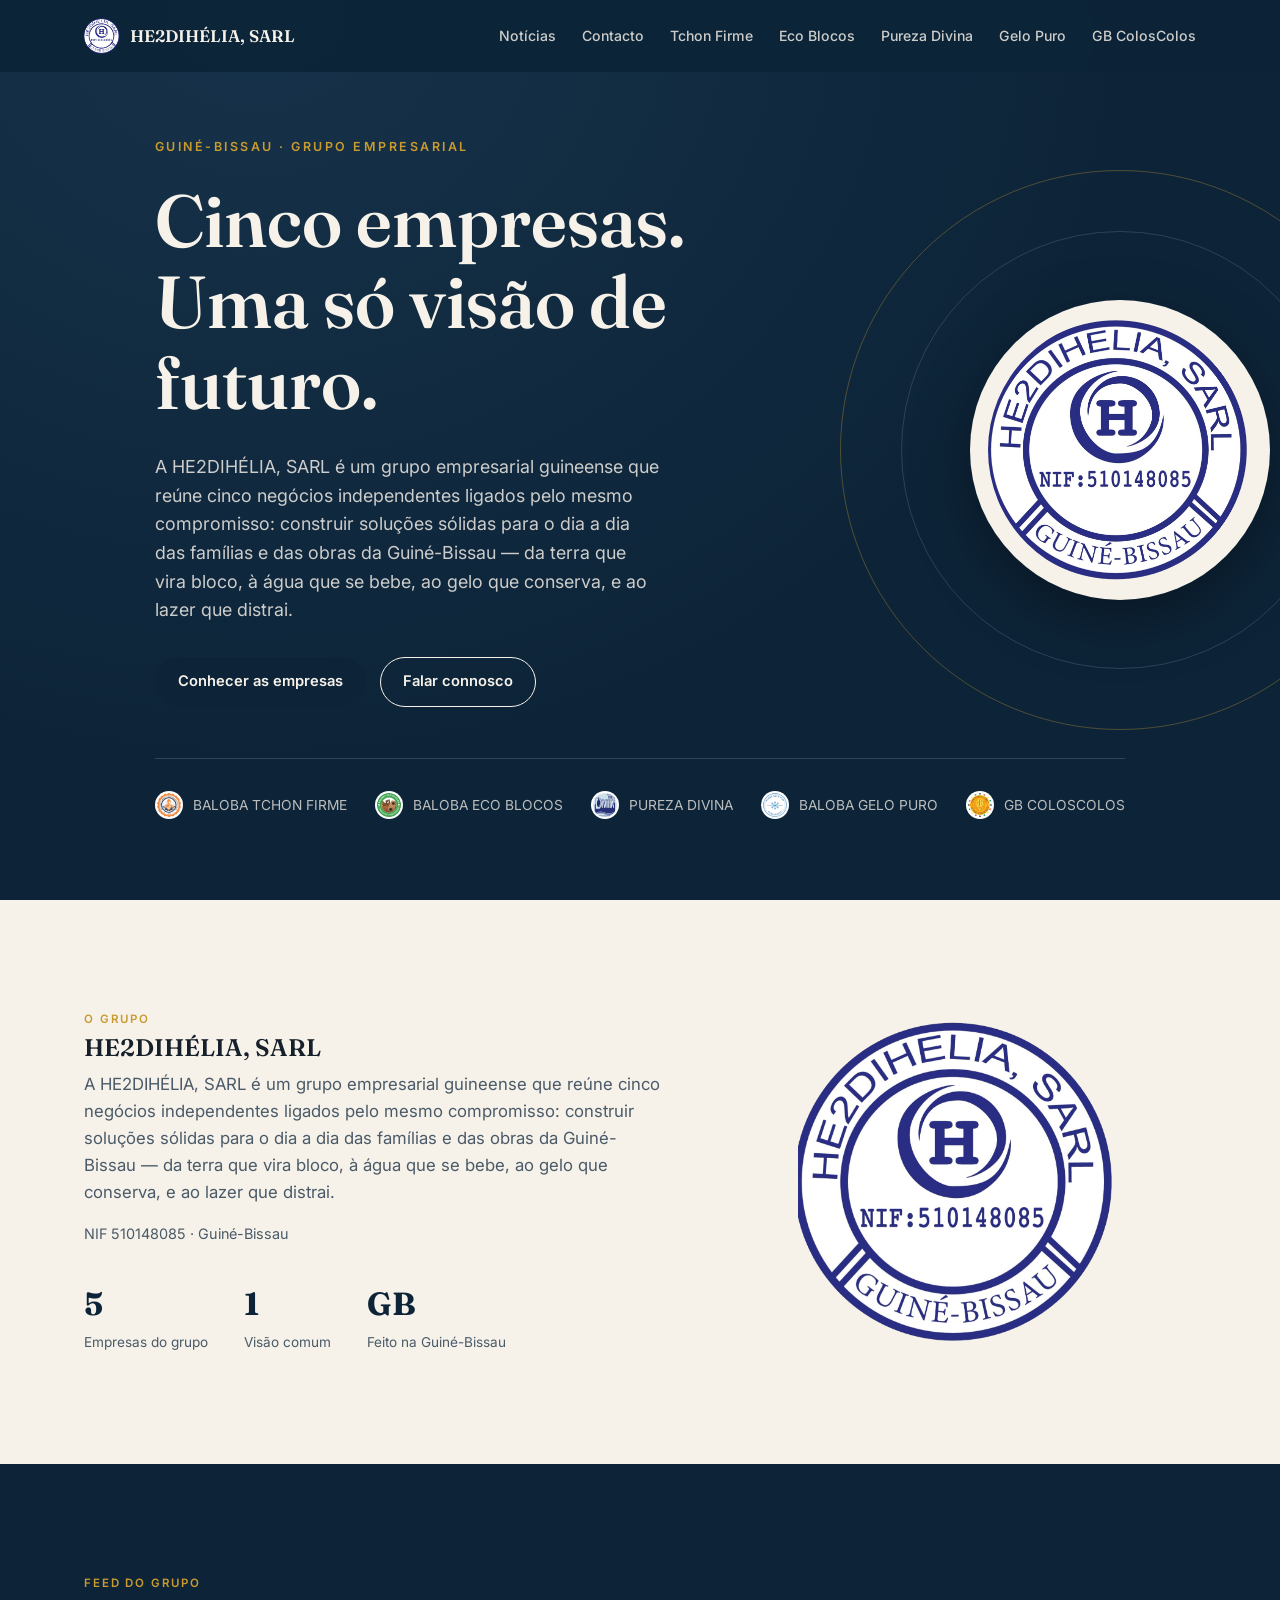
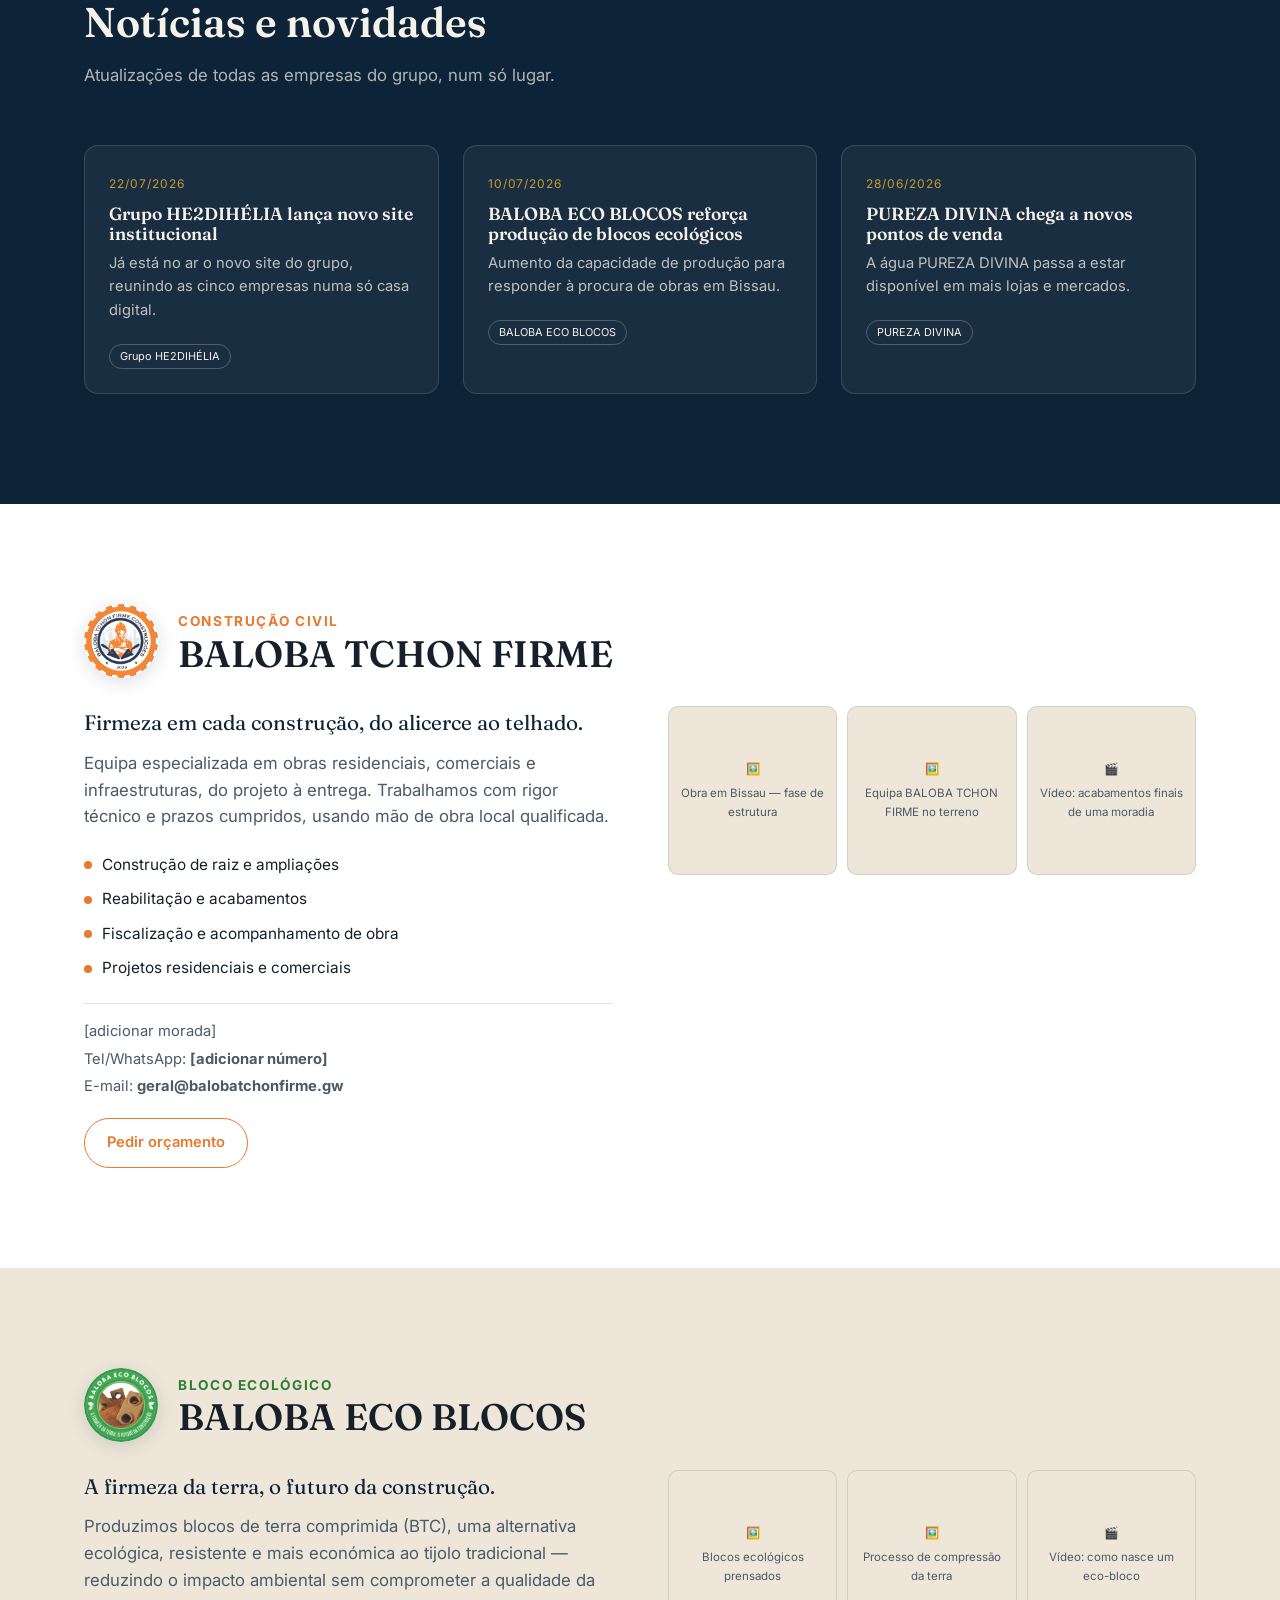
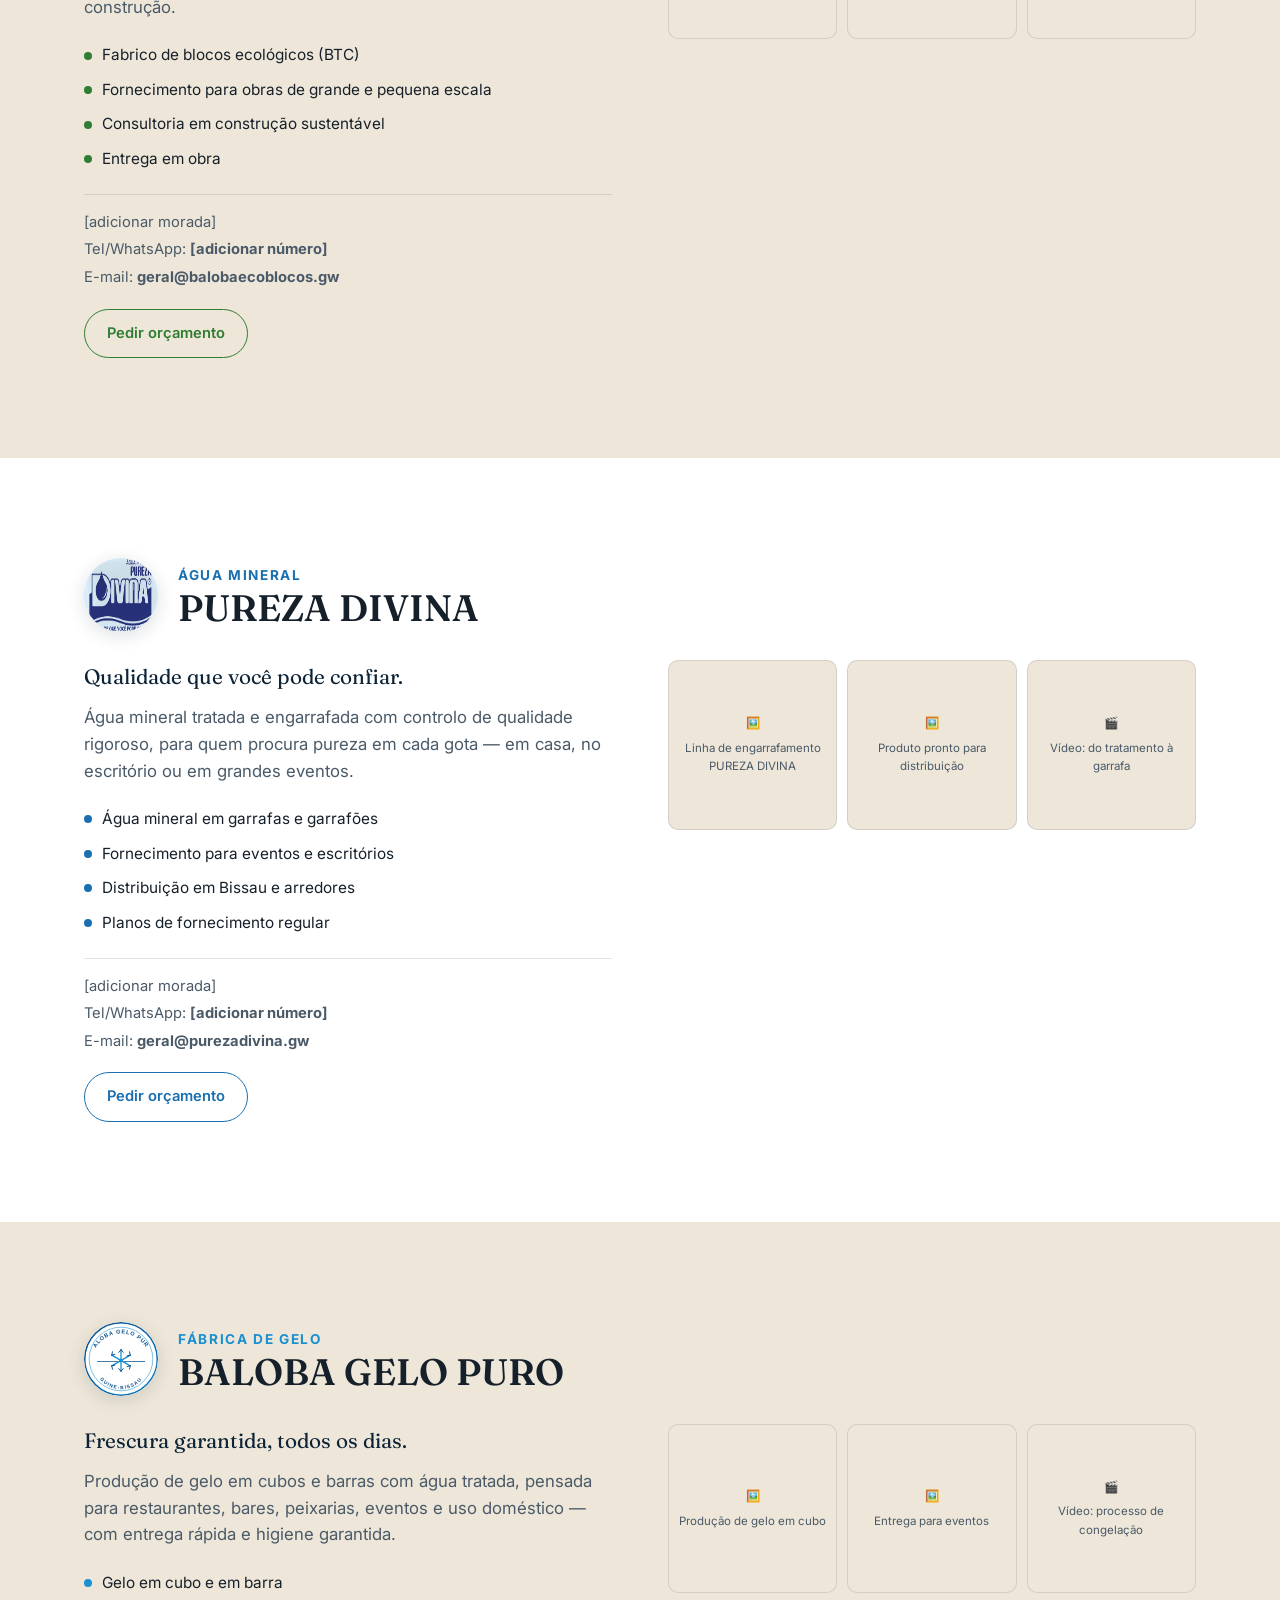
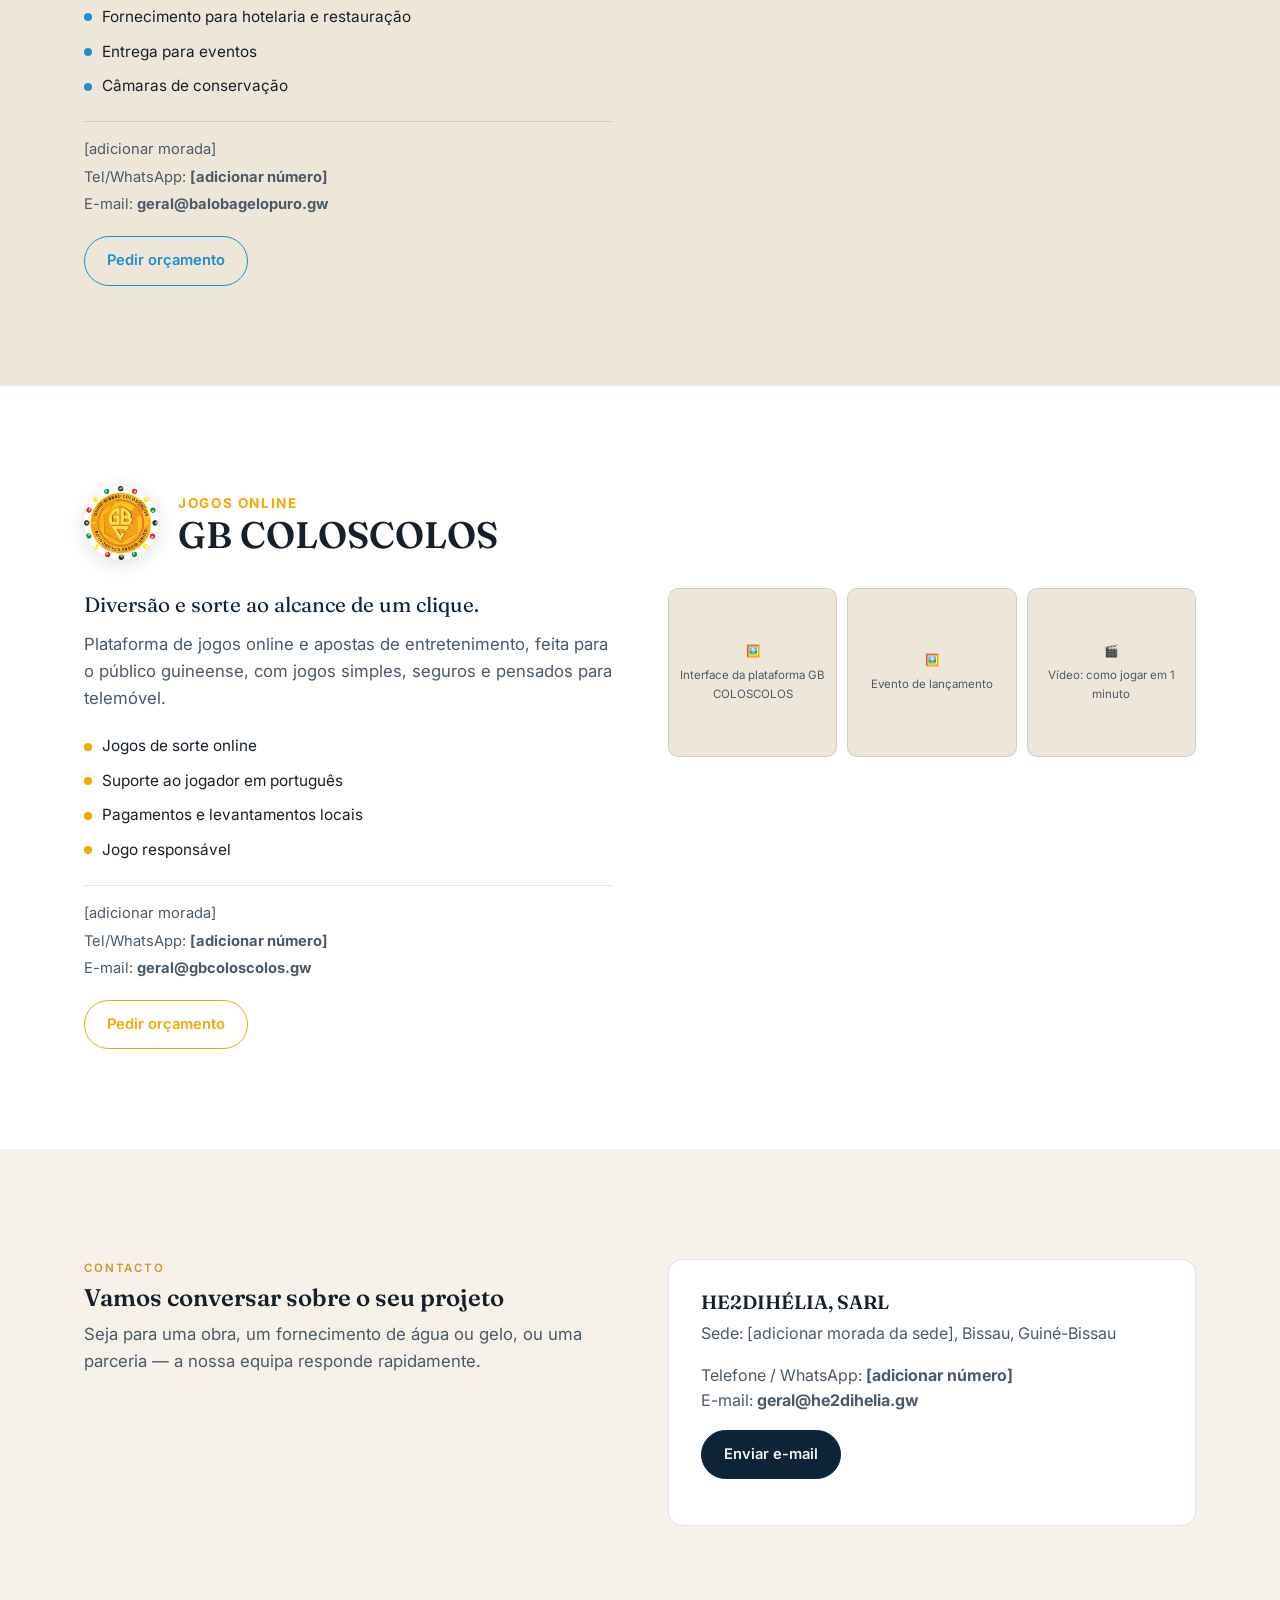
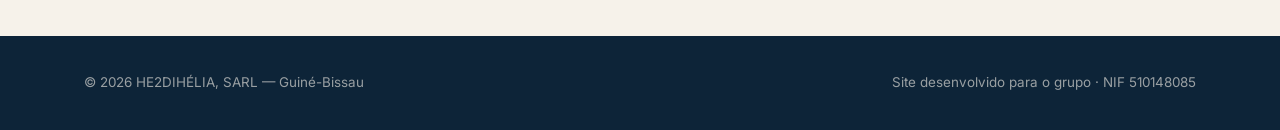
<file: index.html>
<!DOCTYPE html>
<html lang="pt">
<head>
<meta charset="UTF-8">
<meta name="viewport" content="width=device-width, initial-scale=1.0">
<title>HE2DIHÉLIA, SARL — Grupo Empresarial da Guiné-Bissau</title>
<meta name="description" content="HE2DIHÉLIA, SARL: cinco empresas, uma só visão — construção, blocos ecológicos, água mineral, gelo e jogos online na Guiné-Bissau.">
<link rel="icon" href="assets/logos/he2dihelia-grupo.png">
<link rel="preconnect" href="https://fonts.googleapis.com">
<link rel="preconnect" href="https://fonts.gstatic.com" crossorigin>
<link href="https://fonts.googleapis.com/css2?family=Fraunces:wght@500;600;700&family=Inter:wght@400;500;600;700&display=swap" rel="stylesheet">
<link rel="stylesheet" href="css/styles.css">
<script defer src="https://identity.netlify.com/v1/netlify-identity-widget.js"></script>
</head>
<body>

<nav class="nav" id="siteNav">
  <div class="container">
    <a class="nav-brand" href="#topo">
      <img src="assets/logos/he2dihelia-grupo.png" alt="HE2DIHÉLIA, SARL">
      HE2DIHÉLIA, SARL
    </a>
    <ul class="nav-links" id="navLinks">
      <!-- links das empresas inseridos via JS -->
      <li><a href="#noticias">Notícias</a></li>
      <li><a href="#contacto">Contacto</a></li>
    </ul>
    <button class="nav-toggle" id="navToggle" aria-label="Abrir menu">☰</button>
  </div>
</nav>

<header class="hero" id="topo">
  <div class="container">
    <span class="hero-eyebrow">Guiné-Bissau · Grupo empresarial</span>
    <h1>Cinco empresas.<br>Uma só visão de futuro.</h1>
    <p class="lead" id="heroLead">A carregar...</p>
    <div class="hero-actions">
      <a href="#empresas" class="btn btn-solid">Conhecer as empresas</a>
      <a href="#contacto" class="btn btn-outline">Falar connosco</a>
    </div>
    <div class="hero-companies-strip" id="heroStrip"></div>
  </div>
  <div class="hero-ring" aria-hidden="true">
    <img src="assets/logos/he2dihelia-grupo.png" alt="" class="hero-ring-logo">
  </div>
</header>

<section class="about section" id="sobre">
  <div class="container about-grid">
    <div class="reveal">
      <span class="eyebrow">O grupo</span>
      <h2>HE2DIHÉLIA, SARL</h2>
      <p class="company-desc" id="groupDesc">A carregar...</p>
      <p id="groupNif" style="color:var(--ink-soft); font-size:.9rem;"></p>
      <div class="stat-row">
        <div class="stat"><b>5</b><span>Empresas do grupo</span></div>
        <div class="stat"><b>1</b><span>Visão comum</span></div>
        <div class="stat"><b>GB</b><span>Feito na Guiné-Bissau</span></div>
      </div>
    </div>
    <div class="about-badge reveal">
      <img src="assets/logos/he2dihelia-grupo.png" alt="Selo HE2DIHÉLIA, SARL">
    </div>
  </div>
</section>

<section class="news section" id="noticias">
  <div class="container">
    <div class="section-head reveal">
      <span class="eyebrow">Feed do grupo</span>
      <h2>Notícias e novidades</h2>
      <p>Atualizações de todas as empresas do grupo, num só lugar.</p>
    </div>
    <div class="news-grid" id="newsGrid"></div>
  </div>
</section>

<div id="empresas">
  <div id="companiesRoot"><!-- secções das empresas inseridas via JS --></div>
</div>

<section class="contact section" id="contacto">
  <div class="container contact-grid">
    <div class="reveal">
      <span class="eyebrow">Contacto</span>
      <h2>Vamos conversar sobre o seu projeto</h2>
      <p class="company-desc">Seja para uma obra, um fornecimento de água ou gelo, ou uma parceria — a nossa equipa responde rapidamente.</p>
    </div>
    <div class="contact-card reveal">
      <h3>HE2DIHÉLIA, SARL</h3>
      <p style="color:var(--ink-soft)" id="groupAddress"></p>
      <p style="color:var(--ink-soft)">
        Telefone / WhatsApp: <strong id="groupPhone"></strong><br>
        E-mail: <strong id="groupEmail"></strong>
      </p>
      <a class="btn btn-solid" id="groupEmailBtn" href="#">Enviar e-mail</a>
      <div id="groupSocial" style="margin-top:14px;"></div>
    </div>
  </div>
</section>

<footer class="footer">
  <div class="container">
    <span>© <span id="year"></span> HE2DIHÉLIA, SARL — Guiné-Bissau</span>
    <span>Site desenvolvido para o grupo · NIF 510148085</span>
  </div>
</footer>

<script>document.getElementById('year').textContent = new Date().getFullYear();</script>
<script src="js/main.js"></script>
<script>
  if (window.netlifyIdentity) {
    window.netlifyIdentity.on("login", () => {
      document.location.href = "/admin/";
    });
  }
</script>
</body>
</html>
</file>
<file: css/styles.css>
/* ==========================================================
   HE2DIHÉLIA, SARL — Site institucional
   Tokens: navy #0d2438, creme #f6f2ea, ouro #c99a2e
   Tipografia: Fraunces (display) + Inter (corpo)
   ========================================================== */

:root{
  --navy: #0d2438;
  --navy-2: #16324a;
  --cream: #f6f2ea;
  --cream-2: #eee7d9;
  --ink: #16202a;
  --ink-soft: #4a5a68;
  --gold: #c99a2e;
  --line: rgba(13,36,56,0.12);
  --white: #ffffff;

  --font-display: 'Fraunces', Georgia, serif;
  --font-body: 'Inter', -apple-system, BlinkMacSystemFont, sans-serif;

  --radius: 14px;
  --container: 1160px;
  --ease: cubic-bezier(.22,.85,.32,1);
}

*{box-sizing:border-box;}
html{scroll-behavior:smooth;}
body{
  margin:0;
  font-family: var(--font-body);
  background: var(--cream);
  color: var(--ink);
  line-height:1.6;
  -webkit-font-smoothing:antialiased;
}
img{max-width:100%; display:block;}
a{color:inherit; text-decoration:none;}
h1,h2,h3,h4{font-family:var(--font-display); margin:0 0 .4em; line-height:1.1; font-weight:600;}
p{margin:0 0 1em;}
.container{max-width:var(--container); margin:0 auto; padding:0 24px;}
.eyebrow{
  font-size:.72rem; letter-spacing:.16em; text-transform:uppercase;
  color: var(--company-accent, var(--gold)); font-weight:600; margin-bottom:.6em; display:block;
}
.btn{
  display:inline-flex; align-items:center; gap:8px;
  padding:12px 22px; border-radius:999px; font-weight:600; font-size:.92rem;
  border:1.5px solid currentColor; cursor:pointer; background:transparent;
  transition: transform .25s var(--ease), background .25s var(--ease), color .25s var(--ease);
}
.btn:hover{ transform: translateY(-2px); }
.btn-solid{ background: var(--navy); color:var(--cream); border-color:var(--navy); }
.btn-solid:hover{ background: var(--navy-2); }
.btn-outline{ color: var(--navy); }
.btn-outline:hover{ background: var(--navy); color: var(--cream); }

/* ---------- Reveal on scroll ---------- */
.reveal{ opacity:0; transform: translateY(28px); transition: opacity .8s var(--ease), transform .8s var(--ease); }
.reveal.is-visible{ opacity:1; transform:none; }
@media (prefers-reduced-motion: reduce){
  .reveal{ opacity:1; transform:none; transition:none; }
  html{ scroll-behavior:auto; }
}

/* ---------- Nav ---------- */
.nav{
  position:fixed; top:0; left:0; right:0; z-index:100;
  background: rgba(13,36,56,0.92); backdrop-filter: blur(6px);
  color: var(--cream);
  transition: box-shadow .3s var(--ease);
}
.nav.scrolled{ box-shadow: 0 6px 24px rgba(0,0,0,0.18); }
.nav .container{ display:flex; align-items:center; justify-content:space-between; height:72px; }
.nav-brand{ display:flex; align-items:center; gap:10px; font-family:var(--font-display); font-weight:600; font-size:1.05rem; }
.nav-brand img{ height:36px; width:36px; border-radius:50%; }
.nav-links{ display:flex; gap:26px; list-style:none; margin:0; padding:0; }
.nav-links li, .nav-links a{
  font-size:.88rem; font-weight:500; font-family:var(--font-body);
  text-transform:none; letter-spacing:normal; white-space:nowrap;
}
.nav-links a{ opacity:.82; transition:opacity .2s; position:relative; }
.nav-links a:hover{ opacity:1; }
.nav-toggle{ display:none; background:none; border:none; color:var(--cream); font-size:1.6rem; cursor:pointer; }

@media (max-width: 860px){
  .nav-links{
    position:absolute; top:72px; left:0; right:0; flex-direction:column; gap:0;
    background: var(--navy); padding: 8px 24px 20px; transform-origin: top;
    transform: scaleY(0); opacity:0; pointer-events:none; transition: transform .25s var(--ease), opacity .2s;
  }
  .nav-links.open{ transform:scaleY(1); opacity:1; pointer-events:auto; }
  .nav-links li{ padding:12px 0; border-bottom:1px solid rgba(255,255,255,.08); }
  .nav-toggle{ display:block; }
}

/* ---------- Hero ---------- */
.hero{
  min-height:100svh; display:flex; flex-direction:column; justify-content:center;
  background: radial-gradient(ellipse at 20% 0%, var(--navy-2), var(--navy) 60%);
  color: var(--cream); position:relative; overflow:hidden; padding-top:72px;
}
.hero .container{ position:relative; z-index:2; padding-top:60px; padding-bottom:80px; }
.hero-eyebrow{ color: var(--gold); letter-spacing:.2em; text-transform:uppercase; font-size:.78rem; font-weight:600; }
.hero h1{ font-size: clamp(2.4rem, 6vw, 4.6rem); max-width:14ch; margin-top:.3em; }
.hero p.lead{ max-width:46ch; color: rgba(246,242,234,0.82); font-size:1.12rem; margin-top:1em; }
.hero-actions{ display:flex; gap:14px; margin-top:2em; flex-wrap:wrap; }
.hero-actions .btn-outline{ color:var(--cream); }
.hero-actions .btn-outline:hover{ background:var(--cream); color:var(--navy); }

.hero-ring{
  position:absolute; right:-120px; top:50%; transform:translateY(-50%);
  width:560px; height:560px; border-radius:50%;
  border:1px solid rgba(201,154,46,0.35);
  display:flex; align-items:center; justify-content:center;
}
.hero-ring::before{
  content:''; position:absolute; inset:60px; border-radius:50%;
  border:1px solid rgba(246,242,234,0.14);
}
.hero-ring-logo{
  width:300px; height:300px; border-radius:50%;
  background: var(--cream);
  box-shadow: 0 20px 60px rgba(0,0,0,0.35);
  padding:18px;
  position:relative; z-index:2;
}
@media (max-width: 1200px){ .hero-ring{ right:-220px; } }
@media (max-width: 860px){ .hero-ring{ display:none; } }
.hero-dots{ position:absolute; inset:0; z-index:1; opacity:.5; }
.hero-companies-strip{
  display:flex; gap:28px; flex-wrap:wrap; margin-top:3.2em; padding-top:2em;
  border-top:1px solid rgba(246,242,234,0.16);
}
.hero-companies-strip .mini{
  display:flex; align-items:center; gap:10px; font-size:.86rem; color:rgba(246,242,234,.75);
}
.hero-companies-strip img{ height:28px; width:28px; border-radius:50%; background:#fff; padding:2px; }

/* ---------- Section shell ---------- */
.section{ padding:110px 0; }
.section-head{ max-width:640px; margin-bottom:56px; }
.section-head h2{ font-size: clamp(1.8rem, 3.6vw, 2.6rem); }
.section-head p{ color: var(--ink-soft); font-size:1.05rem; }

/* Grupo / about */
.about{ background:var(--cream); }
.about-grid{ display:grid; grid-template-columns:1.1fr .9fr; gap:56px; align-items:center; }
.about-badge{ text-align:center; }
.about-badge img{ width:100%; max-width:320px; margin:0 auto; }
.stat-row{ display:flex; gap:36px; margin-top:2em; flex-wrap:wrap; }
.stat{ }
.stat b{ display:block; font-family:var(--font-display); font-size:2rem; color:var(--navy); }
.stat span{ font-size:.85rem; color:var(--ink-soft); }
@media (max-width: 860px){ .about-grid{ grid-template-columns:1fr; } }

/* ---------- Company section ---------- */
.company{
  position:relative; padding:100px 0;
  background: var(--white);
}
.company:nth-of-type(even){ background: var(--cream-2); }
.company-top{ display:flex; align-items:center; gap:20px; margin-bottom:28px; }
.company-logo{ width:74px; height:74px; border-radius:50%; box-shadow:0 4px 18px rgba(13,36,56,.14); background:#fff; }
.company-name{ font-size:clamp(1.6rem,3.2vw,2.3rem); margin:0; }
.company-sector{ font-size:.85rem; text-transform:uppercase; letter-spacing:.12em; color: var(--company-accent); font-weight:700; }
.company-grid{ display:grid; grid-template-columns: 1fr 1fr; gap:56px; align-items:start; }
.company-desc{ color:var(--ink-soft); font-size:1.05rem; }
.company-slogan{ font-family:var(--font-display); font-size:1.3rem; color:var(--navy); margin-bottom:.5em; }
.service-list{ list-style:none; margin:1.4em 0; padding:0; display:grid; gap:10px; }
.company-contact{ margin:1.2em 0; padding-top:1em; border-top:1px solid var(--line); }
.social-links{ display:flex; gap:8px; margin-top:10px; flex-wrap:wrap; }
.social-link{
  font-size:.78rem; font-weight:600; padding:6px 14px; border-radius:999px;
  border:1.5px solid var(--navy); color:var(--navy);
  transition: background .2s var(--ease), color .2s var(--ease);
}
.social-link:hover{ background: currentColor; color:var(--white) !important; }
.service-list li{ display:flex; align-items:center; gap:10px; font-size:.96rem; }
.service-dot{ width:8px; height:8px; border-radius:50%; background:var(--company-accent); flex:none; }

.gallery{ display:grid; grid-template-columns:repeat(3,1fr); gap:10px; }
.gallery-item{
  position:relative; aspect-ratio:1/1; border-radius:10px; overflow:hidden;
  background: var(--cream-2); cursor:pointer; border:1px solid var(--line);
}
.gallery-item img, .gallery-item video{ width:100%; height:100%; object-fit:cover; transition: transform .5s var(--ease); }
.gallery-item:hover img, .gallery-item:hover video{ transform:scale(1.06); }
.gallery-item .placeholder{
  position:absolute; inset:0; display:flex; align-items:center; justify-content:center;
  flex-direction:column; text-align:center; padding:10px; font-size:.72rem; color:var(--ink-soft); gap:6px;
}
.gallery-item .play-badge{
  position:absolute; top:8px; right:8px; background:rgba(13,36,56,.75); color:#fff;
  font-size:.66rem; padding:3px 8px; border-radius:999px; letter-spacing:.05em;
}
@media (max-width: 700px){ .company-grid{ grid-template-columns:1fr; } .gallery{ grid-template-columns:repeat(3,1fr); } }

/* ---------- News feed ---------- */
.news{ background: var(--navy); color: var(--cream); }
.news .section-head p{ color: rgba(246,242,234,.7); }
.news-grid{ display:grid; grid-template-columns:repeat(3,1fr); gap:24px; }
.news-card{
  background: rgba(246,242,234,0.05); border:1px solid rgba(246,242,234,.14);
  border-radius:var(--radius); padding:24px; transition: border-color .25s, transform .25s var(--ease);
}
.news-card:hover{ border-color: var(--gold); transform:translateY(-4px); }
.news-date{ font-size:.75rem; letter-spacing:.08em; text-transform:uppercase; color:var(--gold); }
.news-card h3{ font-size:1.1rem; margin:.5em 0; }
.news-card p{ color:rgba(246,242,234,.75); font-size:.92rem; }
.news-tag{ display:inline-block; font-size:.68rem; padding:3px 10px; border-radius:999px; border:1px solid rgba(246,242,234,.24); margin-top:.6em; }
@media (max-width: 860px){ .news-grid{ grid-template-columns:1fr; } }

/* ---------- Contact / footer ---------- */
.contact{ background:var(--cream); }
.contact-grid{ display:grid; grid-template-columns:1fr 1fr; gap:56px; }
.contact-card{ background:var(--white); border:1px solid var(--line); border-radius:var(--radius); padding:32px; }
.contact-card h3{ font-size:1.2rem; }
.footer{ background: var(--navy); color:rgba(246,242,234,.6); padding:36px 0; font-size:.84rem; }
.footer .container{ display:flex; justify-content:space-between; flex-wrap:wrap; gap:12px; }
@media (max-width: 700px){ .contact-grid{ grid-template-columns:1fr; } }

/* ---------- Lightbox ---------- */
.lightbox{
  position:fixed; inset:0; background:rgba(13,36,56,.92); z-index:1000;
  display:flex; align-items:center; justify-content:center; padding:32px;
  opacity:0; pointer-events:none; transition:opacity .3s var(--ease);
}
.lightbox.open{ opacity:1; pointer-events:auto; }
.lightbox-inner{ max-width:880px; width:100%; }
.lightbox-inner img, .lightbox-inner video{ width:100%; border-radius:10px; max-height:78vh; object-fit:contain; background:#000; }
.lightbox-caption{ color:#fff; text-align:center; margin-top:14px; font-size:.92rem; }
.lightbox-close{
  position:absolute; top:24px; right:28px; color:#fff; font-size:1.8rem; background:none; border:none; cursor:pointer;
}

/* Company accent variable assignment happens inline via style="--company-accent:..." */
</file>
